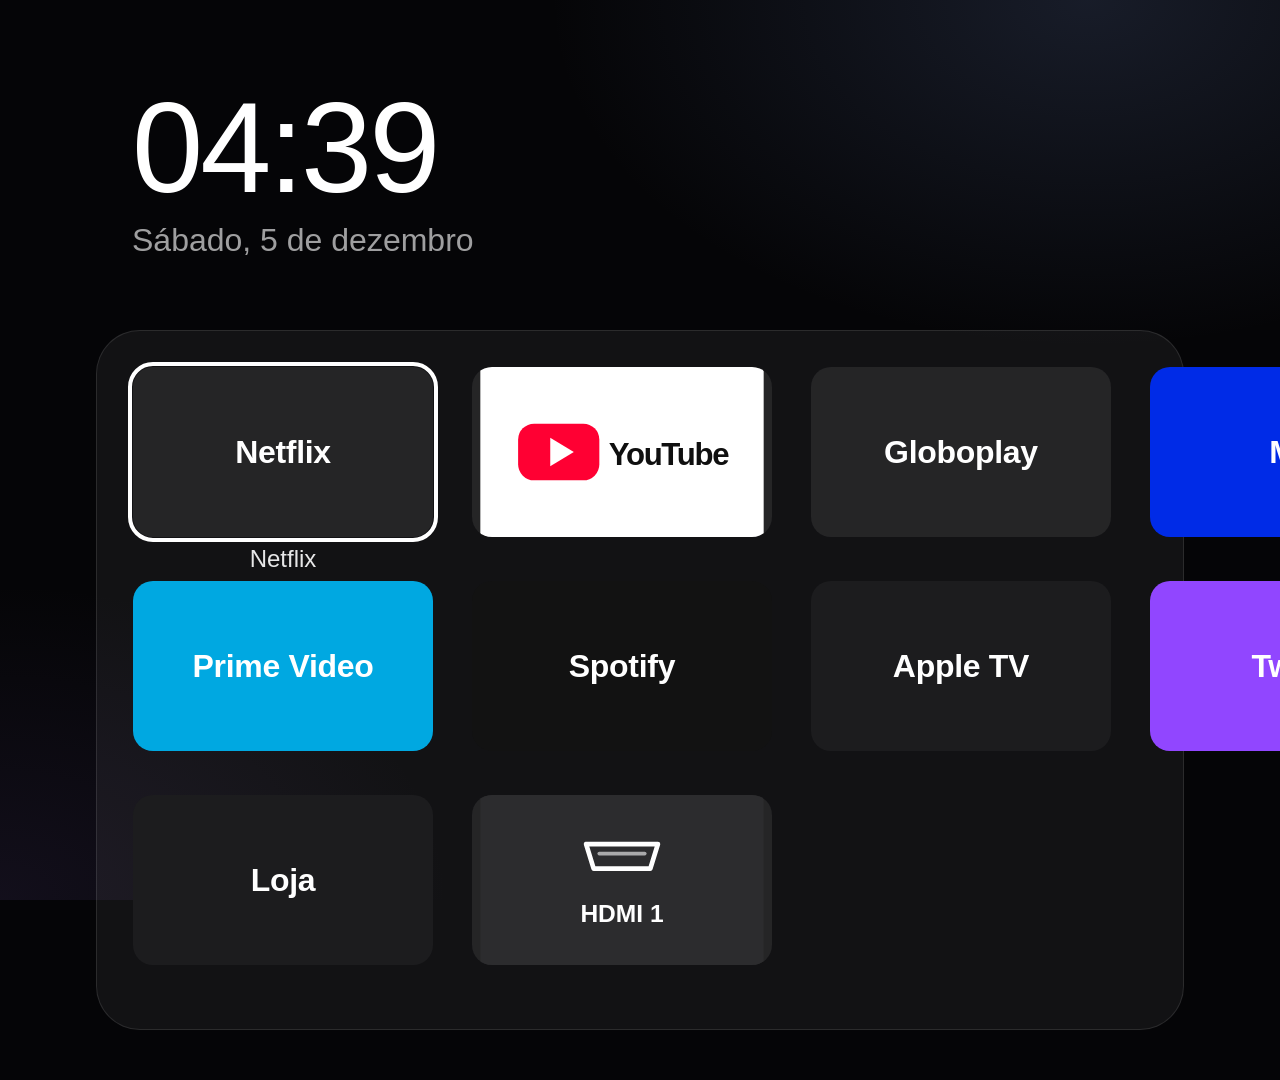
<file: tizen/index.html>
<!doctype html>
<html lang="pt-BR">
<head>
<meta charset="utf-8">
<title>TV Tuner</title>
<link rel="stylesheet" href="style.css">
</head>
<body>
  <div id="bg"></div>

  <header>
    <div id="clock">--:--</div>
    <div id="date"></div>
  </header>

  <div id="dock">
    <div id="grid"></div>
  </div>

  <div id="tv-layer"><div id="tv-hint"></div></div>
  <div id="diag"></div>
  <script src="app.js"></script>
</body>
</html>
</file>
<file: tizen/style.css>
/* Apple, leve. O chip da TV é fraco: navegar NÃO anima e NÃO repinta nada grande.
 * O free-my-tv mediu uma Samsung 2021 (Tizen 6, 2 GB) travando até 360 ms por
 * movimento com sombra/animação nas partes que mexem — era o nosso engasgo.
 * - fundo e vidro são estáticos (pintados uma vez), e o vidro não recorta (sem overflow);
 * - foco = um contorno que aparece; nada de escala, transição ou tom que muda;
 * - a grade cabe inteira (3 fileiras), sem rolagem.
 * Chromium 76 (Tizen 6): sem `gap` em flex, sem `inset`, sem backdrop-filter. */
* { box-sizing: border-box; margin: 0; padding: 0; }
html, body {
  width: 1920px; height: 1080px; overflow: hidden; background: #050507; color: #fff;
  font-family: "SamsungOneUI", "SamsungOne", "Helvetica Neue", Helvetica, sans-serif;
  -webkit-font-smoothing: antialiased;
}

#bg {
  position: absolute; left: 0; top: 0; width: 100%; height: 100%;
  background:
    radial-gradient(ellipse 60% 55% at 85% 0%, rgba(90, 110, 160, .22) 0%, rgba(0,0,0,0) 70%),
    radial-gradient(ellipse 50% 50% at 0% 100%, rgba(80, 60, 120, .18) 0%, rgba(0,0,0,0) 70%),
    #050507;
}

header { position: absolute; left: 132px; top: 84px; }
#clock { font-size: 128px; font-weight: 200; letter-spacing: -3px; line-height: 1; }
#date { margin-top: 10px; font-size: 32px; font-weight: 400; color: rgba(255,255,255,.62); }

/* Vidro: translucidez feita de cor + borda clara (sem backdrop-filter, que a TV não aguenta). */
#dock {
  position: absolute; left: 96px; right: 96px; top: 330px; height: 700px;
  border-radius: 44px; background: rgba(255,255,255,.055);
  border: 1px solid rgba(255,255,255,.10);
}
#grid { position: absolute; left: 36px; top: 36px; width: 1656px; }
.row { height: 214px; white-space: nowrap; }

.tile {
  position: relative; display: inline-block; vertical-align: top;
  width: 300px; height: 170px; margin-right: 39px;
}
.tile:last-child { margin-right: 0; }
.art {
  position: absolute; left: 0; top: 0; width: 100%; height: 100%;
  border-radius: 20px; overflow: hidden; background: var(--bg, rgba(255,255,255,.08));
}
.art img {   /* ícone transparente: centralizado */
  position: absolute; left: 50%; top: 50%; transform: translate(-50%, -50%);
  max-width: 68%; max-height: 68%;
}
.art img.cover {   /* ícone opaco (pôster): borda a borda */
  left: 0; top: 0; transform: none; width: 100%; height: 100%;
  max-width: none; max-height: none; object-fit: cover;
}
.art svg { position: absolute; left: 0; top: 0; width: 100%; height: 100%; }
.word {
  position: absolute; left: 0; right: 0; top: 50%; transform: translateY(-50%);
  text-align: center; font-size: 32px; font-weight: 600; letter-spacing: -.3px;
}
/* anel de foco: borda fixa, aparece sem animar */
.ring {
  position: absolute; left: -5px; top: -5px; right: -5px; bottom: -5px;
  border-radius: 25px; border: 4px solid #fff; display: none;
}
.name {
  position: absolute; left: -30px; right: -30px; top: 178px; text-align: center;
  font-size: 24px; font-weight: 500; color: rgba(255,255,255,.9); display: none;
}
.tile.focus .ring, .tile.focus .name { display: block; }

#tv-layer { position: absolute; left: 0; top: 0; width: 100%; height: 100%; display: none; z-index: 5; }
#tv-layer.on { display: block; }
#tv-hint {
  position: absolute; left: 50%; bottom: 56px; transform: translateX(-50%);
  padding: 14px 30px; border-radius: 999px; background: rgba(30,30,30,.85); font-size: 26px;
}
#diag { position: absolute; left: 132px; bottom: 24px; font-size: 20px; color: #ff6b6b; z-index: 6; }
</file>
